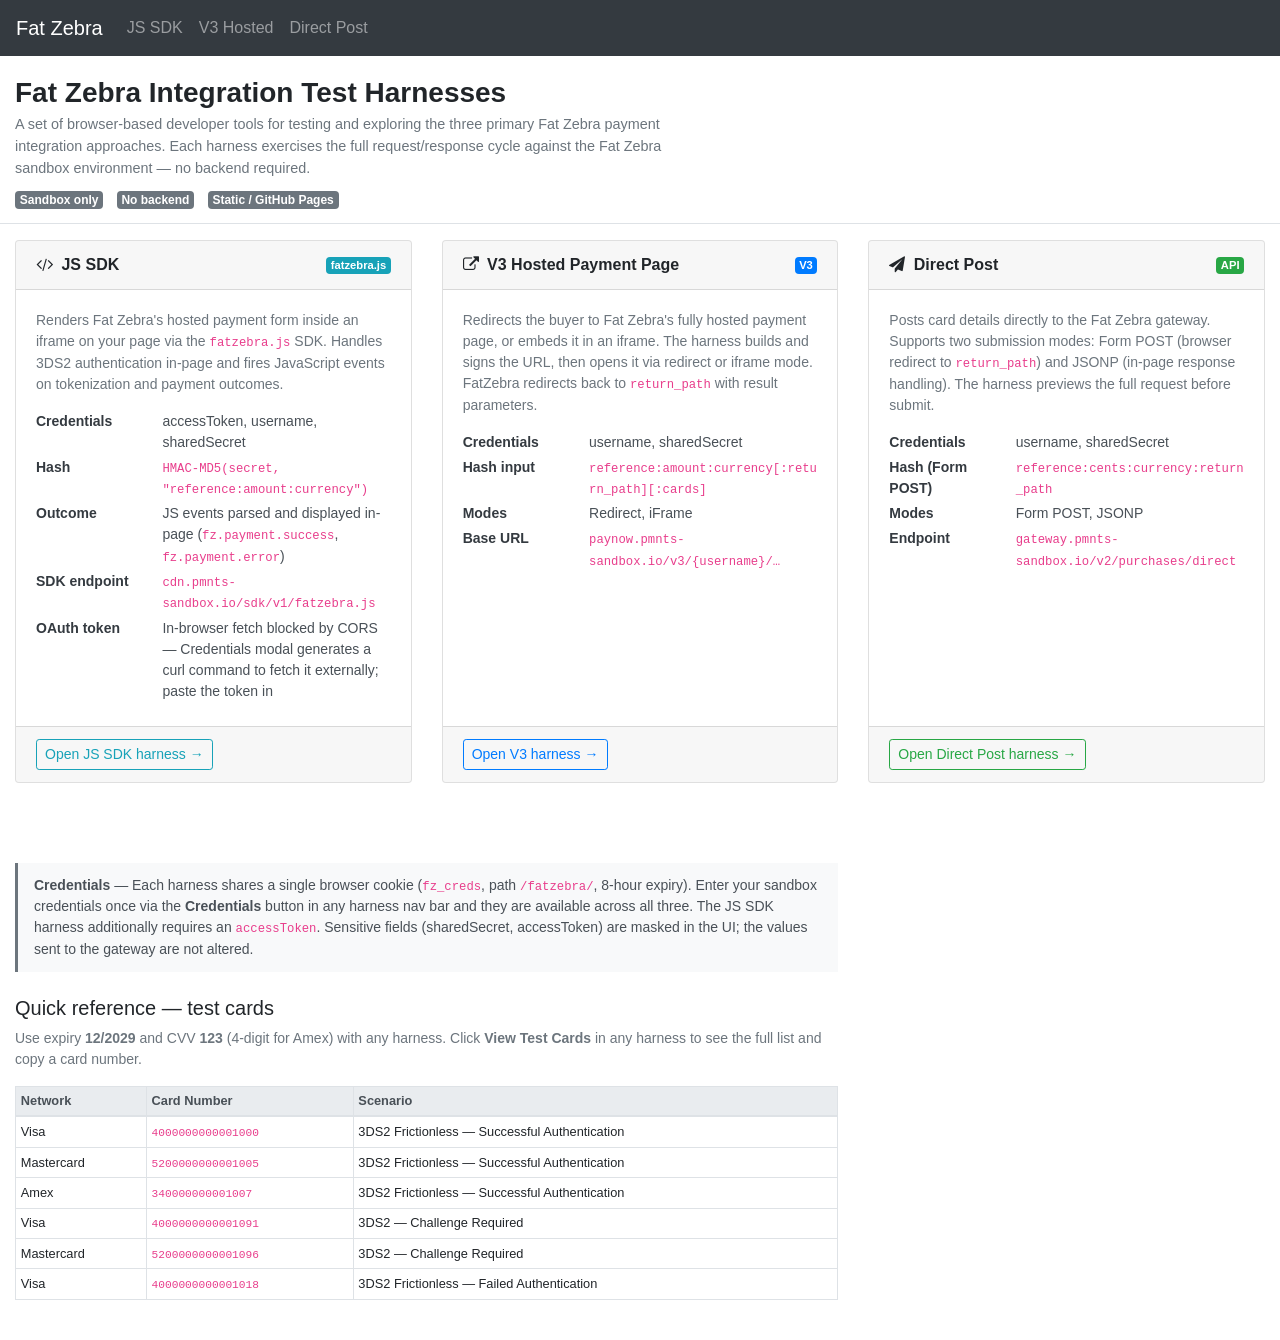
<file: index.html>
<!DOCTYPE html>
<html lang="en">
<head>
  <meta charset="UTF-8">
  <meta name="viewport" content="width=device-width, initial-scale=1">
  <title>Fat Zebra — Integration Test Harnesses</title>
  <link href="https://maxcdn.bootstrapcdn.com/bootstrap/4.0.0/css/bootstrap.min.css" rel="stylesheet">
  <link href="https://cdnjs.cloudflare.com/ajax/libs/font-awesome/4.7.0/css/font-awesome.min.css" rel="stylesheet">
  <link href="harness.css" rel="stylesheet">
  <style>
    .harness-card {
      height: 100%;
      transition: box-shadow 0.15s ease;
    }
    .harness-card:hover {
      box-shadow: 0 4px 12px rgba(0,0,0,0.12);
    }
    .harness-card .card-header {
      font-weight: 600;
      font-size: 1rem;
    }
    .harness-card .badge {
      font-size: 0.7rem;
      vertical-align: middle;
    }
    .detail-row {
      display: flex;
      align-items: baseline;
      gap: 0.4rem;
      margin-bottom: 0.25rem;
      font-size: 0.875rem;
      color: #495057;
    }
    .detail-row .label {
      font-weight: 600;
      min-width: 120px;
      color: #343a40;
    }
    .creds-note {
      background: #f8f9fa;
      border-left: 3px solid #6c757d;
      padding: 0.75rem 1rem;
      margin-top: 2rem;
      font-size: 0.875rem;
      color: #495057;
    }
    .creds-note code {
      color: #e83e8c;
    }
  </style>
</head>
<body>
  <nav class="navbar navbar-expand-sm navbar-dark bg-dark">
    <a class="navbar-brand" href="index.html">Fat Zebra</a>
    <button class="navbar-toggler" type="button" data-toggle="collapse" data-target="#main-nav" aria-controls="main-nav" aria-expanded="false" aria-label="Toggle navigation">
      <span class="navbar-toggler-icon"></span>
    </button>
    <div class="collapse navbar-collapse" id="main-nav">
    <ul class="navbar-nav mr-auto">
      <li class="nav-item"><a class="nav-link" href="fatzebra.js/harness.html">JS SDK</a></li>
      <li class="nav-item"><a class="nav-link" href="v3/harness.html">V3 Hosted</a></li>
      <li class="nav-item"><a class="nav-link" href="direct-post/harness.html">Direct Post</a></li>
    </ul>
    </div>
  </nav>

  <div class="container-fluid">
    <div class="row row-margin">
      <div class="col-md-12 page-hero">
        <h1>Fat Zebra Integration Test Harnesses</h1>
        <p class="page-desc">
          A set of browser-based developer tools for testing and exploring the three primary Fat Zebra
          payment integration approaches. Each harness exercises the full request/response cycle against
          the Fat Zebra sandbox environment — no backend required.
        </p>
        <p class="mt-2 mb-0">
          <span class="badge badge-secondary">Sandbox only</span>
          &nbsp;
          <span class="badge badge-secondary">No backend</span>
          &nbsp;
          <span class="badge badge-secondary">Static / GitHub Pages</span>
        </p>
      </div>
    </div>

    <div class="row mb-4">

      <!-- JS SDK -->
      <div class="col-md-4 mb-4">
        <div class="card harness-card">
          <div class="card-header d-flex justify-content-between align-items-center">
            <span><i class="fa fa-code mr-1" aria-hidden="true"></i> JS SDK</span>
            <span class="badge badge-info">fatzebra.js</span>
          </div>
          <div class="card-body">
            <p class="text-muted" style="font-size:0.875rem;">
              Renders Fat Zebra's hosted payment form inside an iframe on your page via the
              <code>fatzebra.js</code> SDK. Handles 3DS2 authentication in-page and fires
              JavaScript events on tokenization and payment outcomes.
            </p>
            <div class="detail-row"><span class="label">Credentials</span><span>accessToken, username, sharedSecret</span></div>
            <div class="detail-row"><span class="label">Hash</span><span><code>HMAC-MD5(secret, "reference:amount:currency")</code></span></div>
            <div class="detail-row"><span class="label">Outcome</span><span>JS events parsed and displayed in-page (<code>fz.payment.success</code>, <code>fz.payment.error</code>)</span></div>
            <div class="detail-row"><span class="label">SDK endpoint</span><span><code>cdn.pmnts-sandbox.io/sdk/v1/fatzebra.js</code></span></div>
            <div class="detail-row"><span class="label">OAuth token</span><span>In-browser fetch blocked by CORS — Credentials modal generates a curl command to fetch it externally; paste the token in</span></div>
          </div>
          <div class="card-footer">
            <a href="fatzebra.js/harness.html" class="btn btn-outline-info btn-sm">Open JS SDK harness &rarr;</a>
          </div>
        </div>
      </div>

      <!-- V3 Hosted -->
      <div class="col-md-4 mb-4">
        <div class="card harness-card">
          <div class="card-header d-flex justify-content-between align-items-center">
            <span><i class="fa fa-external-link mr-1" aria-hidden="true"></i> V3 Hosted Payment Page</span>
            <span class="badge badge-primary">V3</span>
          </div>
          <div class="card-body">
            <p class="text-muted" style="font-size:0.875rem;">
              Redirects the buyer to Fat Zebra's fully hosted payment page, or embeds it in an iframe.
              The harness builds and signs the URL, then opens it via redirect or iframe mode.
              FatZebra redirects back to <code>return_path</code> with result parameters.
            </p>
            <div class="detail-row"><span class="label">Credentials</span><span>username, sharedSecret</span></div>
            <div class="detail-row"><span class="label">Hash input</span><span><code>reference:amount:currency[:return_path][:cards]</code></span></div>
            <div class="detail-row"><span class="label">Modes</span><span>Redirect, iFrame</span></div>
            <div class="detail-row"><span class="label">Base URL</span><span><code>paynow.pmnts-sandbox.io/v3/{username}/…</code></span></div>
          </div>
          <div class="card-footer">
            <a href="v3/harness.html" class="btn btn-outline-primary btn-sm">Open V3 harness &rarr;</a>
          </div>
        </div>
      </div>

      <!-- Direct Post -->
      <div class="col-md-4 mb-4">
        <div class="card harness-card">
          <div class="card-header d-flex justify-content-between align-items-center">
            <span><i class="fa fa-paper-plane mr-1" aria-hidden="true"></i> Direct Post</span>
            <span class="badge badge-success">API</span>
          </div>
          <div class="card-body">
            <p class="text-muted" style="font-size:0.875rem;">
              Posts card details directly to the Fat Zebra gateway. Supports two submission
              modes: Form POST (browser redirect to <code>return_path</code>) and JSONP
              (in-page response handling). The harness previews the full request before submit.
            </p>
            <div class="detail-row"><span class="label">Credentials</span><span>username, sharedSecret</span></div>
            <div class="detail-row"><span class="label">Hash (Form POST)</span><span><code>reference:cents:currency:return_path</code></span></div>
            <div class="detail-row"><span class="label">Modes</span><span>Form POST, JSONP</span></div>
            <div class="detail-row"><span class="label">Endpoint</span><span><code>gateway.pmnts-sandbox.io/v2/purchases/direct</code></span></div>
          </div>
          <div class="card-footer">
            <a href="direct-post/harness.html" class="btn btn-outline-success btn-sm">Open Direct Post harness &rarr;</a>
          </div>
        </div>
      </div>

    </div>

    <div class="row">
      <div class="col-md-8">
        <div class="creds-note">
          <strong>Credentials</strong> — Each harness shares a single browser cookie (<code>fz_creds</code>,
          path <code>/fatzebra/</code>, 8-hour expiry). Enter your sandbox credentials once via the
          <strong>Credentials</strong> button in any harness nav bar and they are available across all three.
          The JS SDK harness additionally requires an <code>accessToken</code>. Sensitive fields
          (sharedSecret, accessToken) are masked in the UI; the values sent to the gateway are not altered.
        </div>
      </div>
    </div>

    <div class="row mt-4 mb-4">
      <div class="col-md-8">
        <h5>Quick reference — test cards</h5>
        <p class="text-muted" style="font-size:0.875rem;">
          Use expiry <strong>12/2029</strong> and CVV <strong>123</strong> (4-digit for Amex) with
          any harness. Click <strong>View Test Cards</strong> in any harness to see the full list and
          copy a card number.
        </p>
        <div class="table-responsive">
          <table class="table table-sm table-bordered" style="font-size:0.8rem;">
            <thead class="thead-light">
              <tr><th>Network</th><th>Card Number</th><th>Scenario</th></tr>
            </thead>
            <tbody>
              <tr><td>Visa</td><td><code>4000000000001000</code></td><td>3DS2 Frictionless — Successful Authentication</td></tr>
              <tr><td>Mastercard</td><td><code>5200000000001005</code></td><td>3DS2 Frictionless — Successful Authentication</td></tr>
              <tr><td>Amex</td><td><code>340000000001007</code></td><td>3DS2 Frictionless — Successful Authentication</td></tr>
              <tr><td>Visa</td><td><code>4000000000001091</code></td><td>3DS2 — Challenge Required</td></tr>
              <tr><td>Mastercard</td><td><code>5200000000001096</code></td><td>3DS2 — Challenge Required</td></tr>
              <tr><td>Visa</td><td><code>4000000000001018</code></td><td>3DS2 Frictionless — Failed Authentication</td></tr>
            </tbody>
          </table>
        </div>
      </div>
    </div>

  </div>

  <script src="https://cdnjs.cloudflare.com/ajax/libs/jquery/3.2.1/jquery.min.js"></script>
  <script src="https://maxcdn.bootstrapcdn.com/bootstrap/4.0.0/js/bootstrap.min.js"></script>
</body>
</html>
</file>
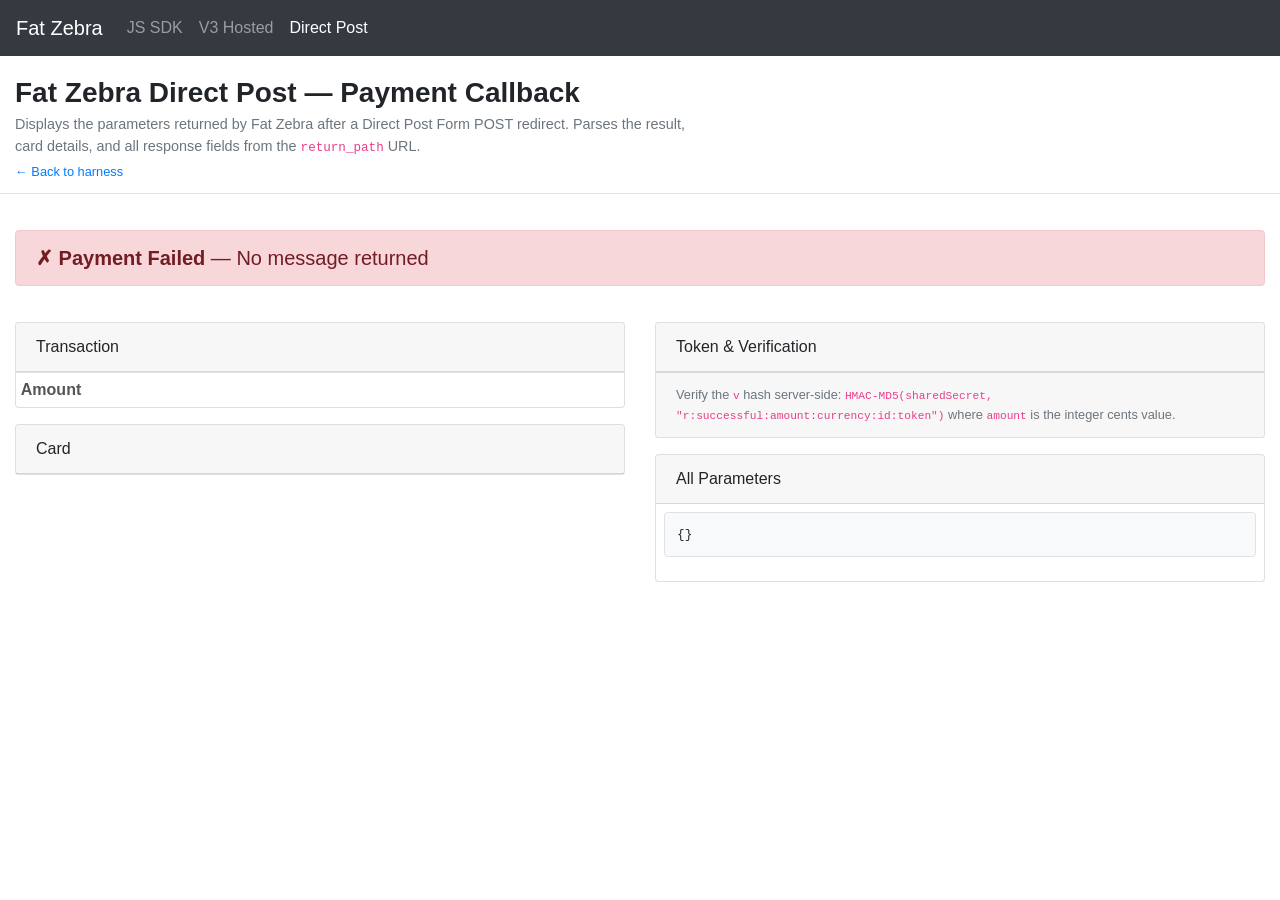
<file: direct-post/callback.html>
<!DOCTYPE html>
<html>
  <head>
    <meta charset="UTF-8">
    <meta name="viewport" content="width=device-width, initial-scale=1">
    <title>Fat Zebra — Direct Post Callback</title>
    <link href="https://maxcdn.bootstrapcdn.com/bootstrap/4.0.0/css/bootstrap.min.css" rel="stylesheet">
    <link href="../harness.css" rel="stylesheet">
    <style>
      .param-label { font-weight: 600; color: #555; }
      .result-banner { font-size: 1.25rem; }
      .mono { font-family: monospace; }
      pre { background: #f8f9fa; border: 1px solid #dee2e6; border-radius: 4px; padding: 12px; font-size: 0.8rem; white-space: pre-wrap; word-break: break-all; }
    </style>
  </head>
  <body>
    <nav class="navbar navbar-expand-sm navbar-dark bg-dark">
      <a class="navbar-brand" href="../index.html">Fat Zebra</a>
      <button class="navbar-toggler" type="button" data-toggle="collapse" data-target="#main-nav" aria-controls="main-nav" aria-expanded="false" aria-label="Toggle navigation">
        <span class="navbar-toggler-icon"></span>
      </button>
      <div class="collapse navbar-collapse" id="main-nav">
        <ul class="navbar-nav mr-auto">
          <li class="nav-item"><a class="nav-link" href="../fatzebra.js/harness.html">JS SDK</a></li>
          <li class="nav-item"><a class="nav-link" href="../v3/harness.html">V3 Hosted</a></li>
          <li class="nav-item"><a class="nav-link active" href="../direct-post/harness.html">Direct Post</a></li>
        </ul>
      </div>
    </nav>
    <div class="container-fluid">
      <div class="row row-margin">
        <div class="col-md-12 page-hero">
          <h2>Fat Zebra Direct Post — Payment Callback</h2>
          <p class="page-desc">Displays the parameters returned by Fat Zebra after a Direct Post Form POST redirect. Parses the result, card details, and all response fields from the <code>return_path</code> URL.</p>
          <p class="text-muted small mt-1 mb-0"><a href="harness.html">&larr; Back to harness</a></p>
        </div>
      </div>

      <div id="result-banner" class="row row-margin">
        <div class="col-md-12">
          <div id="result-alert" class="alert result-banner" role="alert"></div>
        </div>
      </div>

      <div class="row row-margin">
        <div class="col-md-6">

          <div class="card mb-3">
            <div class="card-header">Transaction</div>
            <div class="card-body p-0">
              <table class="table table-sm mb-0">
                <tbody id="transaction-table"></tbody>
              </table>
            </div>
          </div>

          <div class="card mb-3">
            <div class="card-header">Card</div>
            <div class="card-body p-0">
              <table class="table table-sm mb-0">
                <tbody id="card-table"></tbody>
              </table>
            </div>
          </div>

        </div>
        <div class="col-md-6">

          <div class="card mb-3" id="token-card">
            <div class="card-header">Token &amp; Verification</div>
            <div class="card-body p-0">
              <table class="table table-sm mb-0">
                <tbody id="token-table"></tbody>
              </table>
            </div>
            <div class="card-footer text-muted" style="font-size:0.8rem;">
              Verify the <code>v</code> hash server-side:
              <code>HMAC-MD5(sharedSecret, "r:successful:amount:currency:id:token")</code>
              where <code>amount</code> is the integer cents value.
            </div>
          </div>

          <div class="card mb-3" id="errors-card" style="display:none;">
            <div class="card-header text-danger">Errors</div>
            <div class="card-body p-0">
              <table class="table table-sm mb-0">
                <tbody id="errors-table"></tbody>
              </table>
            </div>
          </div>

          <div class="card mb-3">
            <div class="card-header">All Parameters</div>
            <div class="card-body p-2">
              <pre id="raw-params"></pre>
            </div>
          </div>

        </div>
      </div>
    </div>

    <script>
      const params = Object.fromEntries(new URLSearchParams(window.location.search));

      // amount is returned in cents for direct post
      function centsToDecimal(raw) {
        const n = parseInt(raw, 10);
        return isNaN(n) ? (raw || '') : (n / 100).toFixed(2);
      }

      const amountDisplay = (params.currency || '') + ' ' + centsToDecimal(params.amount);

      // Result banner
      const successful = params.successful === 'true';
      const alertEl = document.getElementById('result-alert');
      alertEl.classList.add(successful ? 'alert-success' : 'alert-danger');
      alertEl.innerHTML = successful
        ? '<strong>&#10003; Payment Successful</strong> &mdash; ' + (params.message || '') +
          ' &mdash; <span class="mono">' + amountDisplay + '</span>'
        : '<strong>&#10007; Payment Failed</strong> &mdash; ' + (params.message || 'No message returned');

      function row(label, value, mono) {
        if (value === undefined || value === null || value === '') return '';
        return '<tr><td class="param-label">' + label + '</td><td class="' + (mono ? 'mono' : '') + '">' + value + '</td></tr>';
      }

      // Transaction table
      document.getElementById('transaction-table').innerHTML =
        row('Transaction ID',  params.id,              true)  +
        row('Reference',       params.reference,       true)  +
        row('Auth Code',       params.auth,            true)  +
        row('Response Code',   params.r,               false) +
        row('Amount',          amountDisplay,          false) +
        row('Settlement Date', params.settlement_date, false) +
        row('Timestamp',       params.timestamp,       false) +
        row('Message',         params.message,         false);

      // Card table
      document.getElementById('card-table').innerHTML =
        row('Card Holder',   params.card_holder,      false) +
        row('Card Number',   params.card_number,      true)  +
        row('Card Type',     params.card_type,        false) +
        row('Expiry',        params.card_expiry,      true)  +
        row('Email',         params.email,            false);

      // Token & verification table
      document.getElementById('token-table').innerHTML =
        row('Token',              params.token, true) +
        row('Verification (v)',   params.v,     true);

      // Errors (errors[] params)
      const errorKeys = Object.keys(params).filter(k => k.startsWith('errors['));
      if (errorKeys.length) {
        document.getElementById('errors-card').style.display = '';
        document.getElementById('errors-table').innerHTML =
          errorKeys.map(k => row(k, params[k], false)).join('');
      }

      // Raw params
      document.getElementById('raw-params').textContent =
        JSON.stringify(params, null, 2);
    </script>
  </body>
</html>
</file>
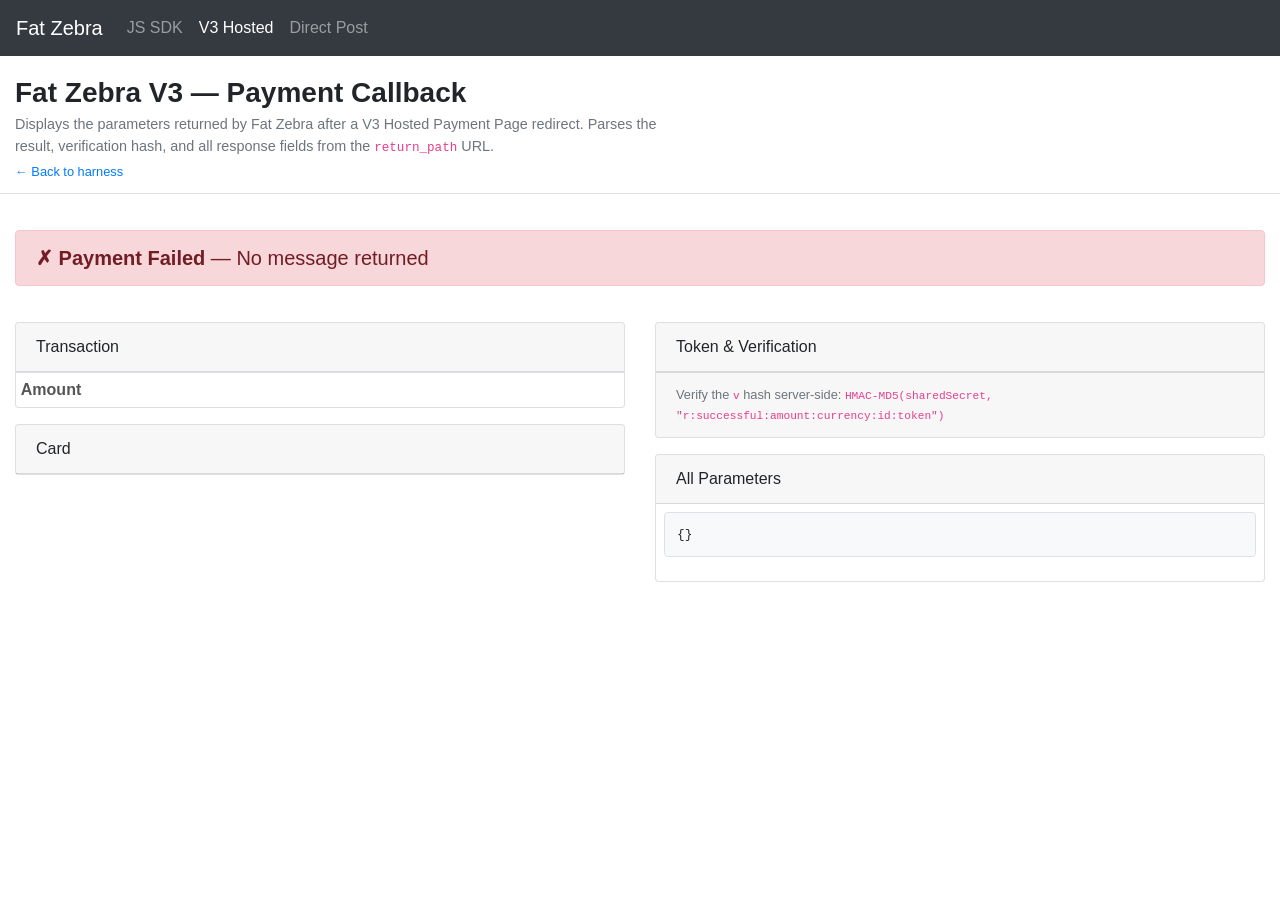
<file: v3/callback.html>
<!DOCTYPE html>
<html>
  <head>
    <meta charset="UTF-8">
    <meta name="viewport" content="width=device-width, initial-scale=1">
    <title>Fat Zebra — V3 Callback</title>
    <link href="https://maxcdn.bootstrapcdn.com/bootstrap/4.0.0/css/bootstrap.min.css" rel="stylesheet">
    <link href="../harness.css" rel="stylesheet">
    <style>
      .param-label { font-weight: 600; color: #555; }
      .result-banner { font-size: 1.25rem; }
      .mono { font-family: monospace; }
      pre { background: #f8f9fa; border: 1px solid #dee2e6; border-radius: 4px; padding: 12px; font-size: 0.8rem; white-space: pre-wrap; word-break: break-all; }
    </style>
  </head>
  <body>
    <nav class="navbar navbar-expand-sm navbar-dark bg-dark">
      <a class="navbar-brand" href="../index.html">Fat Zebra</a>
      <button class="navbar-toggler" type="button" data-toggle="collapse" data-target="#main-nav" aria-controls="main-nav" aria-expanded="false" aria-label="Toggle navigation">
        <span class="navbar-toggler-icon"></span>
      </button>
      <div class="collapse navbar-collapse" id="main-nav">
        <ul class="navbar-nav mr-auto">
          <li class="nav-item"><a class="nav-link" href="../fatzebra.js/harness.html">JS SDK</a></li>
          <li class="nav-item"><a class="nav-link active" href="../v3/harness.html">V3 Hosted</a></li>
          <li class="nav-item"><a class="nav-link" href="../direct-post/harness.html">Direct Post</a></li>
        </ul>
      </div>
    </nav>
    <div class="container-fluid">
      <div class="row row-margin">
        <div class="col-md-12 page-hero">
          <h2>Fat Zebra V3 — Payment Callback</h2>
          <p class="page-desc">Displays the parameters returned by Fat Zebra after a V3 Hosted Payment Page redirect. Parses the result, verification hash, and all response fields from the <code>return_path</code> URL.</p>
          <p class="text-muted small mt-1 mb-0"><a href="harness.html">&larr; Back to harness</a></p>
        </div>
      </div>

      <div id="result-banner" class="row row-margin">
        <div class="col-md-12">
          <div id="result-alert" class="alert result-banner" role="alert"></div>
        </div>
      </div>

      <div class="row row-margin">
        <div class="col-md-6">

          <div class="card mb-3">
            <div class="card-header">Transaction</div>
            <div class="card-body p-0">
              <table class="table table-sm mb-0">
                <tbody id="transaction-table"></tbody>
              </table>
            </div>
          </div>

          <div class="card mb-3">
            <div class="card-header">Card</div>
            <div class="card-body p-0">
              <table class="table table-sm mb-0">
                <tbody id="card-table"></tbody>
              </table>
            </div>
          </div>

        </div>
        <div class="col-md-6">

          <div class="card mb-3" id="token-card">
            <div class="card-header">Token &amp; Verification</div>
            <div class="card-body p-0">
              <table class="table table-sm mb-0">
                <tbody id="token-table"></tbody>
              </table>
            </div>
            <div class="card-footer text-muted" style="font-size:0.8rem;">
              Verify the <code>v</code> hash server-side: <code>HMAC-MD5(sharedSecret, "r:successful:amount:currency:id:token")</code>
            </div>
          </div>

          <div class="card mb-3">
            <div class="card-header">All Parameters</div>
            <div class="card-body p-2">
              <pre id="raw-params"></pre>
            </div>
          </div>

        </div>
      </div>
    </div>

    <script>
      const params = Object.fromEntries(new URLSearchParams(window.location.search));

      function formatAmount(raw) {
        const n = parseFloat(raw);
        return isNaN(n) ? (raw || '') : n.toFixed(2);
      }

      const amountDisplay = (params.currency || '') + ' ' + formatAmount(params.decimal_amount || params.amount);

      // Result banner
      const successful = params.successful === 'true';
      const alert = document.getElementById('result-alert');
      alert.classList.add(successful ? 'alert-success' : 'alert-danger');
      alert.innerHTML = successful
        ? '<strong>&#10003; Payment Successful</strong> &mdash; ' + (params.message || '') +
          ' &mdash; <span class="mono">' + amountDisplay + '</span>'
        : '<strong>&#10007; Payment Failed</strong> &mdash; ' + (params.message || 'No message returned');

      function row(label, value, mono) {
        if (!value && value !== 0) return '';
        return '<tr><td class="param-label">' + label + '</td><td class="' + (mono ? 'mono' : '') + '">' + value + '</td></tr>';
      }

      // Transaction table
      document.getElementById('transaction-table').innerHTML =
        row('Transaction ID',   params.id,              true)  +
        row('Receipt Number',   params.receipt_number,  true)  +
        row('Reference',        params.reference,       true)  +
        row('Auth Code',        params.auth,            true)  +
        row('Response Code',    params.r,               false) +
        row('Amount',           amountDisplay, false) +
        row('Settlement Date',  params.settlement_date, false) +
        row('Timestamp',        params.timestamp,       false);

      // Card table
      document.getElementById('card-table').innerHTML =
        row('Card Holder',    params.card_holder,      false) +
        row('Card Number',    params.card_number,      true)  +
        row('Card Type',      params.card_type,        false) +
        row('Category',       params.card_category,    false) +
        row('Sub-category',   params.card_subcategory, false) +
        row('Expiry',         params.card_expiry,      true)  +
        row('Email',          params.email,            false);

      // Token & verification table
      document.getElementById('token-table').innerHTML =
        row('Token', params.token, true) +
        row('Verification (v)', params.v, true);

      // Raw params
      document.getElementById('raw-params').textContent =
        JSON.stringify(params, null, 2);
    </script>
  </body>
</html>
</file>
<file: harness.css>
/* ── Mobile-first base (all screen sizes) ───────────────────────────── */

/* Page hero — consistent title + description across all pages */
.page-hero {
  padding-bottom: 0.75rem;
  border-bottom: 1px solid #dee2e6;
  margin-bottom: 1rem;
}
.page-hero h1,
.page-hero h2 {
  font-size: 1.75rem;
  font-weight: 600;
  margin-top: 0;
  margin-bottom: 0.3rem;
}
.page-hero .page-desc {
  color: #6c757d;
  font-size: 0.9rem;
  max-width: 680px;
  margin-bottom: 0;
}

.row-margin { margin-top: 12px; }
.button-controls { margin-bottom: 8px; }
.button-controls .btn { margin-bottom: 0.375rem; margin-right: 0.375rem; }
.mono { word-break: break-all; }
.navbar { flex-wrap: wrap; }
.navbar .navbar-nav { flex-wrap: wrap; }
h4 { font-size: 1.1rem; margin-top: 0.25rem; }
.container-fluid, .container { padding-left: 10px; padding-right: 10px; }

/* JS SDK harness — iframe container */
#fz-iframe {
  width: 100%;
  max-width: 600px;
  height: 420px;
}

iframe {
  width: 100%;
  max-width: 600px;
  height: 420px;
}

/* ── Tablet and up (≥ 576 px) ────────────────────────────────────────── */
@media (min-width: 576px) {
  .row-margin { margin-top: 20px; }
  .button-controls { margin-bottom: 10px; }
  h4 { font-size: 1.5rem; margin-top: 0; }
  .container-fluid, .container { padding-left: 15px; padding-right: 15px; }
  #fz-iframe, iframe { height: 600px; }
}
</file>
